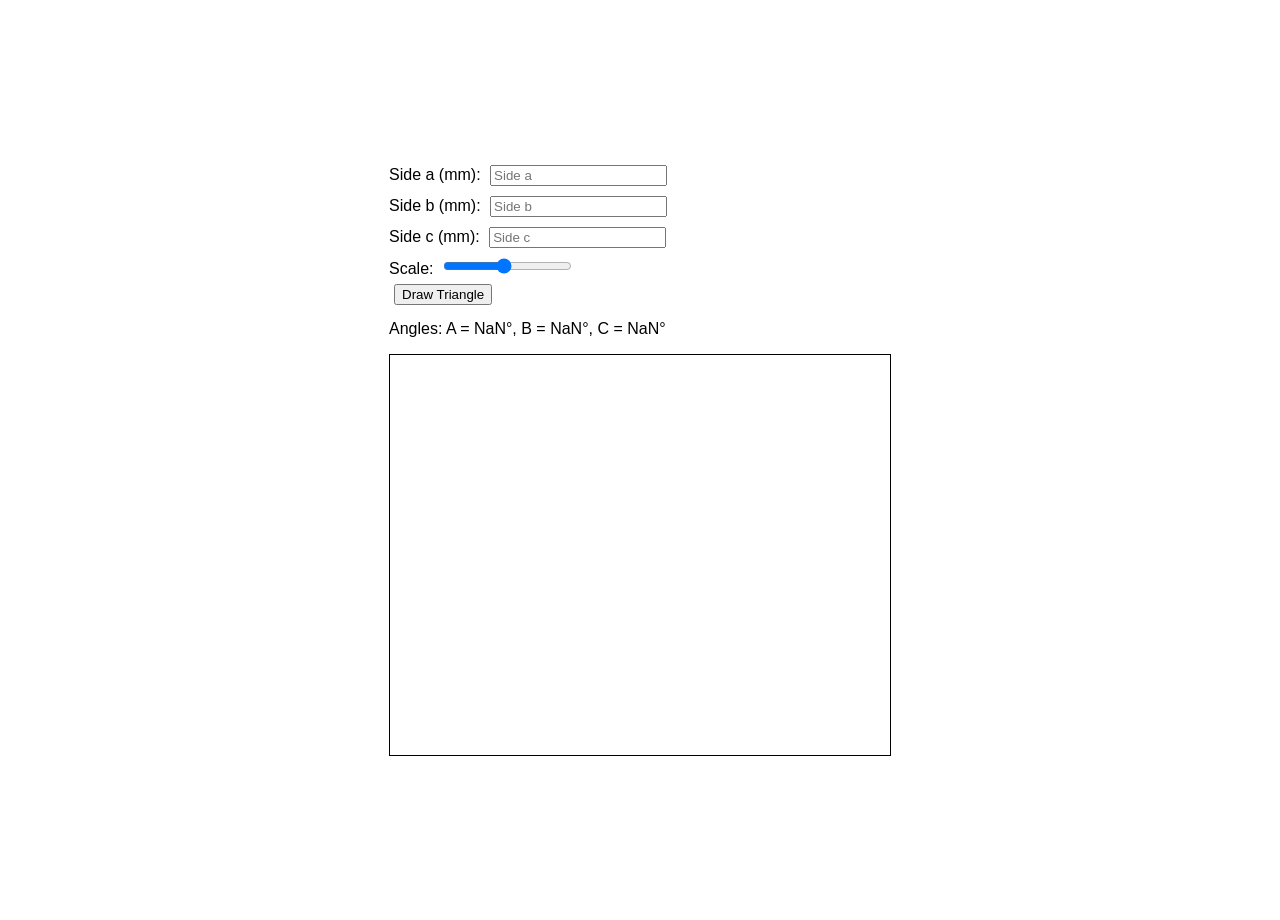
<file: index.html>
<!DOCTYPE html>
<html lang="en">
<head>
<meta charset="UTF-8">
<meta name="viewport" content="width=device-width, initial-scale=1.0">
<title>Triangle Drawer</title>
<style>
  body { font-family: Arial, sans-serif; display: flex; flex-direction: column; align-items: center; justify-content: center; height: 100vh; margin: 0; padding: 10px; }
  canvas { border: 1px solid black; max-width: 100%; height: auto; }
  input, button { margin: 5px; }
  #angles { margin-top: 10px; }
</style>
</head>
<body>
<div>
  <label for="sideA">Side a (mm):</label>
  <input type="number" id="sideA" placeholder="Side a">
  <br>
  <label for="sideB">Side b (mm):</label>
  <input type="number" id="sideB" placeholder="Side b">
  <br>
  <label for="sideC">Side c (mm):</label>
  <input type="number" id="sideC" placeholder="Side c">
  <br>
  <label for="scaleRange">Scale: </label>
  <input type="range" id="scaleRange" min="0.1" max="2" step="0.1" value="1" oninput="drawTriangle()">
  <br>
  <button onclick="drawTriangle()">Draw Triangle</button>
  <p id="angles"></p>
  <canvas id="canvas"></canvas>
</div>

<script>
  document.addEventListener("DOMContentLoaded", function() {
    resizeCanvas();
    drawTriangle();
  });
  window.addEventListener("resize", resizeCanvas);

  function resizeCanvas() {
    const canvas = document.getElementById('canvas');
    const width = window.innerWidth > 500 ? 500 : window.innerWidth - 20;
    canvas.width = width;
    canvas.height = width * 0.8; // Maintain aspect ratio
  }

  function drawTriangle() {
    const a = parseFloat(document.getElementById('sideA').value);
    const b = parseFloat(document.getElementById('sideB').value);
    const c = parseFloat(document.getElementById('sideC').value);
    const scale = parseFloat(document.getElementById('scaleRange').value);

    // Calculate angles using the law of cosines
    const angleA = Math.acos((b*b + c*c - a*a) / (2 * b * c)) * (180 / Math.PI);
    const angleB = Math.acos((a*a + c*c - b*b) / (2 * a * c)) * (180 / Math.PI);
    const angleC = Math.acos((a*a + b*b - c*c) / (2 * a * b)) * (180 / Math.PI);

    // Display angles
    document.getElementById('angles').innerHTML = `Angles: A = ${angleA.toFixed(2)}°, B = ${angleB.toFixed(2)}°, C = ${angleC.toFixed(2)}°`;

    // Get canvas and context
    const canvas = document.getElementById('canvas');
    const ctx = canvas.getContext('2d');
    ctx.clearRect(0, 0, canvas.width, canvas.height); // Clear canvas
    ctx.fillStyle = 'blue';
    ctx.strokeStyle = 'black';
    ctx.font = '16px Arial'; // Set text font size

    // Determine the maximum dimension to fit the triangle within the canvas
    const maxDimension = Math.max(a, b, c);
    const scaleFactor = (canvas.width * scale * 0.8) / maxDimension; // Adjusted scale factor

    // Calculate coordinates
    const startX = (canvas.width - a * scaleFactor) / 2;
    const startY = canvas.height * 0.9;
    const endX = startX + a * scaleFactor;
    const pointBX = startX + b * scaleFactor * Math.cos(angleC * Math.PI / 180);
    const pointBY = startY - b * scaleFactor * Math.sin(angleC * Math.PI / 180);

    // Draw the triangle
    ctx.beginPath();
    ctx.moveTo(startX, startY); // Start point for side a
    ctx.lineTo(endX, startY); // Draw side a horizontally
    ctx.lineTo(pointBX, pointBY); // Draw side b
    ctx.closePath();
    ctx.stroke();

    // Add angle labels
    ctx.fillText(`${angleA.toFixed(1)}°`, pointBX + 10, pointBY + 20);
    ctx.fillText(`${angleB.toFixed(1)}°`, endX - 30, startY - 10);
    ctx.fillText(`${angleC.toFixed(1)}°`, startX - 30, startY - 10);

    // Add side labels and dimensions
    ctx.fillText(`a: ${a.toFixed(1)}mm`, (startX + endX) / 2, startY + 20); // Label for side a
    ctx.fillText(`b: ${b.toFixed(1)}mm`, (startX + pointBX) / 2, (startY + pointBY) / 2 - 10); // Label for side b
    ctx.fillText(`c: ${c.toFixed(1)}mm`, (endX + pointBX) / 2, (startY + pointBY) / 2 - 10); // Label for side c
  }
</script>
</body>
</html>
</file>
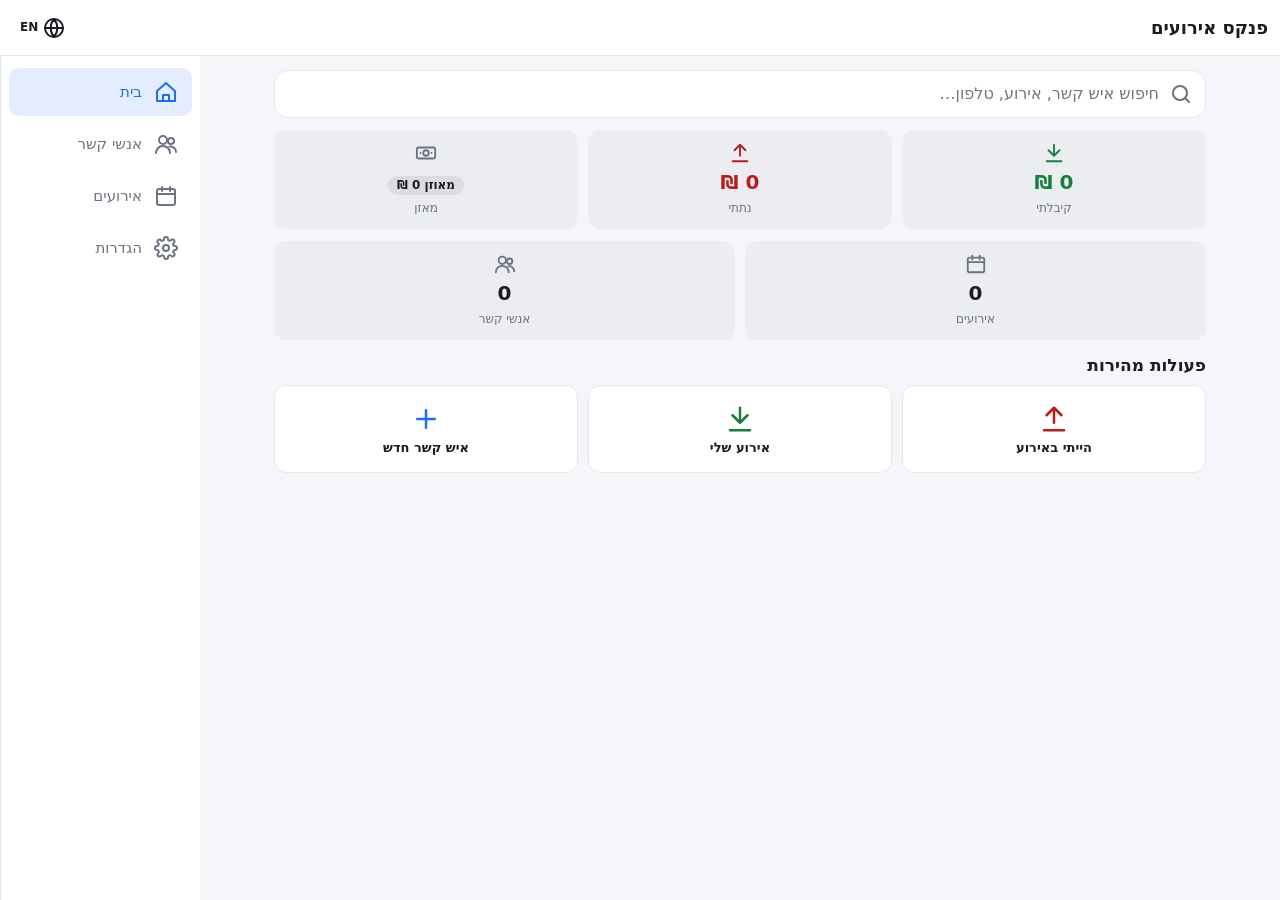
<file: EventsCalc/index.html>
<!DOCTYPE html>
<html lang="he" dir="rtl">
<head>
<meta charset="UTF-8">
<meta name="viewport" content="width=device-width, initial-scale=1, viewport-fit=cover">
<meta name="theme-color" content="#1f6feb">
<title>פנקס אירועים</title>
<link rel="stylesheet" href="css/style.css">
</head>
<body>
<svg xmlns="http://www.w3.org/2000/svg" style="display:none">
  <symbol id="i-search" viewBox="0 0 24 24"><circle cx="11" cy="11" r="7"/><path d="m20 20-3.5-3.5"/></symbol>
  <symbol id="i-contacts" viewBox="0 0 24 24"><circle cx="9" cy="8" r="4"/><path d="M2 21a7 7 0 0 1 14 0"/><circle cx="17" cy="9" r="3"/><path d="M15.5 14.5A5.5 5.5 0 0 1 22 20"/></symbol>
  <symbol id="i-events" viewBox="0 0 24 24"><rect x="3" y="5" width="18" height="16" rx="2"/><path d="M3 10h18M8 3v4M16 3v4"/></symbol>
  <symbol id="i-settings" viewBox="0 0 24 24"><circle cx="12" cy="12" r="3"/><path d="M19.4 15a1.7 1.7 0 0 0 .3 1.8l.1.1a2 2 0 1 1-2.8 2.8l-.1-.1a1.7 1.7 0 0 0-1.8-.3 1.7 1.7 0 0 0-1 1.5V21a2 2 0 1 1-4 0v-.1a1.7 1.7 0 0 0-1.1-1.5 1.7 1.7 0 0 0-1.8.3l-.1.1a2 2 0 1 1-2.8-2.8l.1-.1a1.7 1.7 0 0 0 .3-1.8 1.7 1.7 0 0 0-1.5-1H3a2 2 0 1 1 0-4h.1a1.7 1.7 0 0 0 1.5-1.1 1.7 1.7 0 0 0-.3-1.8l-.1-.1a2 2 0 1 1 2.8-2.8l.1.1a1.7 1.7 0 0 0 1.8.3H9a1.7 1.7 0 0 0 1-1.5V3a2 2 0 1 1 4 0v.1a1.7 1.7 0 0 0 1 1.5 1.7 1.7 0 0 0 1.8-.3l.1-.1a2 2 0 1 1 2.8 2.8l-.1.1a1.7 1.7 0 0 0-.3 1.8V9a1.7 1.7 0 0 0 1.5 1H21a2 2 0 1 1 0 4h-.1a1.7 1.7 0 0 0-1.5 1z"/></symbol>
  <symbol id="i-plus" viewBox="0 0 24 24"><path d="M12 5v14M5 12h14"/></symbol>
  <symbol id="i-back" viewBox="0 0 24 24"><path d="m15 18-6-6 6-6"/></symbol>
  <symbol id="i-edit" viewBox="0 0 24 24"><path d="M12 20h9M16.5 3.5a2.1 2.1 0 0 1 3 3L7 19l-4 1 1-4z"/></symbol>
  <symbol id="i-trash" viewBox="0 0 24 24"><path d="M3 6h18M8 6V4h8v2M6 6l1 14h10l1-14M10 11v6M14 11v6"/></symbol>
  <symbol id="i-gift" viewBox="0 0 24 24"><rect x="3" y="8" width="18" height="4"/><path d="M12 8v13M5 12v9h14v-9M12 8a3 3 0 1 0-3-3c0 2 3 3 3 3zM12 8a3 3 0 1 1 3-3c0 2-3 3-3 3z"/></symbol>
  <symbol id="i-in" viewBox="0 0 24 24"><path d="M12 3v12M6 9l6 6 6-6M4 21h16"/></symbol>
  <symbol id="i-out" viewBox="0 0 24 24"><path d="M12 15V3M6 9l6-6 6 6M4 21h16"/></symbol>
  <symbol id="i-pin" viewBox="0 0 24 24"><path d="M12 22s7-7 7-12a7 7 0 1 0-14 0c0 5 7 12 7 12z"/><circle cx="12" cy="10" r="2.5"/></symbol>
  <symbol id="i-clock" viewBox="0 0 24 24"><circle cx="12" cy="12" r="9"/><path d="M12 7v5l3 2"/></symbol>
  <symbol id="i-users" viewBox="0 0 24 24"><circle cx="12" cy="7" r="4"/><path d="M4 21a8 8 0 0 1 16 0"/></symbol>
  <symbol id="i-table" viewBox="0 0 24 24"><circle cx="12" cy="12" r="5"/><circle cx="12" cy="3.5" r="1.5"/><circle cx="12" cy="20.5" r="1.5"/><circle cx="3.5" cy="12" r="1.5"/><circle cx="20.5" cy="12" r="1.5"/><circle cx="6" cy="6" r="1.5"/><circle cx="18" cy="6" r="1.5"/><circle cx="6" cy="18" r="1.5"/><circle cx="18" cy="18" r="1.5"/></symbol>
  <symbol id="i-send" viewBox="0 0 24 24"><path d="m22 2-7 20-4-9-9-4z"/><path d="M22 2 11 13"/></symbol>
  <symbol id="i-check" viewBox="0 0 24 24"><path d="m5 12 5 5L20 7"/></symbol>
  <symbol id="i-x" viewBox="0 0 24 24"><path d="M6 6l12 12M18 6 6 18"/></symbol>
  <symbol id="i-question" viewBox="0 0 24 24"><circle cx="12" cy="12" r="9"/><path d="M9.5 9.5a2.5 2.5 0 1 1 3.5 2.3c-.7.4-1 1-1 1.7M12 17h.01"/></symbol>
  <symbol id="i-phone" viewBox="0 0 24 24"><path d="M5 3h4l2 5-2.5 1.5a11 11 0 0 0 6 6L16 13l5 2v4a2 2 0 0 1-2 2A16 16 0 0 1 3 5a2 2 0 0 1 2-2z"/></symbol>
  <symbol id="i-whatsapp" viewBox="0 0 24 24"><path d="M3 21l1.6-4.6A9 9 0 1 1 8 19.6z"/><path d="M9 9.5c.3 2.5 2.7 5 5.5 5.5l1-1.5-2-1-1 .8a5 5 0 0 1-2-2l.8-1-1-2z"/></symbol>
  <symbol id="i-import" viewBox="0 0 24 24"><path d="M12 3v12M7 10l5 5 5-5M4 17v3h16v-3"/></symbol>
  <symbol id="i-export" viewBox="0 0 24 24"><path d="M12 15V3M7 8l5-5 5 5M4 17v3h16v-3"/></symbol>
  <symbol id="i-lang" viewBox="0 0 24 24"><circle cx="12" cy="12" r="9"/><path d="M3 12h18M12 3a14 14 0 0 1 0 18M12 3a14 14 0 0 0 0 18"/></symbol>
  <symbol id="i-tag" viewBox="0 0 24 24"><path d="M3 3h8l10 10-8 8L3 11z"/><circle cx="8" cy="8" r="1.5"/></symbol>
  <symbol id="i-round" viewBox="0 0 24 24"><circle cx="12" cy="12" r="8"/></symbol>
  <symbol id="i-square" viewBox="0 0 24 24"><rect x="4" y="4" width="16" height="16" rx="2"/></symbol>
  <symbol id="i-rect" viewBox="0 0 24 24"><rect x="2" y="7" width="20" height="10" rx="2"/></symbol>
  <symbol id="i-stage" viewBox="0 0 24 24"><rect x="3" y="4" width="18" height="6" rx="1"/><path d="M6 10v10M18 10v10M3 20h18"/></symbol>
  <symbol id="i-home" viewBox="0 0 24 24"><path d="M3 11 12 3l9 8v10H3z"/><path d="M9 21v-6h6v6"/></symbol>
  <symbol id="i-chevron" viewBox="0 0 24 24"><path d="m9 6 6 6-6 6"/></symbol>
  <symbol id="i-money" viewBox="0 0 24 24"><rect x="2" y="6" width="20" height="12" rx="2"/><circle cx="12" cy="12" r="3"/><path d="M6 12h.01M18 12h.01"/></symbol>
  <symbol id="i-share" viewBox="0 0 24 24"><circle cx="18" cy="5" r="3"/><circle cx="6" cy="12" r="3"/><circle cx="18" cy="19" r="3"/><path d="m8.6 13.5 6.8 4M15.4 6.5l-6.8 4"/></symbol>
  <symbol id="i-copy" viewBox="0 0 24 24"><rect x="9" y="9" width="12" height="12" rx="2"/><path d="M5 15V5a2 2 0 0 1 2-2h10"/></symbol>
  <symbol id="i-seat" viewBox="0 0 24 24"><path d="M6 11V6a3 3 0 0 1 3-3h6a3 3 0 0 1 3 3v5"/><rect x="4" y="11" width="16" height="6" rx="2"/><path d="M6 17v4M18 17v4"/></symbol>
  <symbol id="i-zoomin" viewBox="0 0 24 24"><circle cx="11" cy="11" r="7"/><path d="m20 20-3.5-3.5M11 8v6M8 11h6"/></symbol>
  <symbol id="i-zoomout" viewBox="0 0 24 24"><circle cx="11" cy="11" r="7"/><path d="m20 20-3.5-3.5M8 11h6"/></symbol>
  <symbol id="i-cash" viewBox="0 0 24 24"><rect x="2" y="7" width="20" height="10" rx="1"/><circle cx="12" cy="12" r="2.5"/></symbol>
  <symbol id="i-cheque" viewBox="0 0 24 24"><rect x="2" y="5" width="20" height="14" rx="2"/><path d="M6 10h8M6 14h5M15 14h3"/></symbol>
  <symbol id="i-transfer" viewBox="0 0 24 24"><path d="M4 8h14l-3-3M20 16H6l3 3"/></symbol>
  <symbol id="i-filter" viewBox="0 0 24 24"><path d="M3 5h18l-7 8v6l-4 2v-8z"/></symbol>
  <symbol id="i-star" viewBox="0 0 24 24"><path d="m12 3 2.8 5.7 6.2.9-4.5 4.4 1.1 6.2L12 17.3 6.4 20.2l1.1-6.2L3 9.6l6.2-.9z"/></symbol>
</svg>

<div id="app">
  <header id="topbar">
    <button class="icon-btn" id="btn-back" hidden aria-label="back"><svg><use href="#i-back"/></svg></button>
    <h1 id="title">פנקס אירועים</h1>
    <button class="icon-btn" id="btn-account" aria-label="account" hidden></button>
    <button class="icon-btn" id="btn-lang" aria-label="language"><svg><use href="#i-lang"/></svg><span id="lang-label">EN</span></button>
  </header>

  <main id="view"></main>

  <nav id="tabbar">
    <button data-view="home"><svg><use href="#i-home"/></svg><span data-i18n="nav.home"></span></button>
    <button data-view="contacts"><svg><use href="#i-contacts"/></svg><span data-i18n="nav.contacts"></span></button>
    <button data-view="events"><svg><use href="#i-events"/></svg><span data-i18n="nav.events"></span></button>
    <button data-view="settings"><svg><use href="#i-settings"/></svg><span data-i18n="nav.settings"></span></button>
  </nav>
</div>

<div id="modal-root"></div>
<div id="toast"></div>

<script src="https://accounts.google.com/gsi/client" async defer></script>
<script src="js/config.js"></script>
<script src="js/i18n.js"></script>
<script src="js/store.js"></script>
<script src="js/ui.js"></script>
<script src="js/auth.js"></script>
<script src="js/sync.js"></script>
<script src="js/vcard.js"></script>
<script src="js/layout.js"></script>
<script src="js/views.js"></script>
<script src="js/events.js"></script>
<script src="js/app.js"></script>
</body>
</html>
</file>
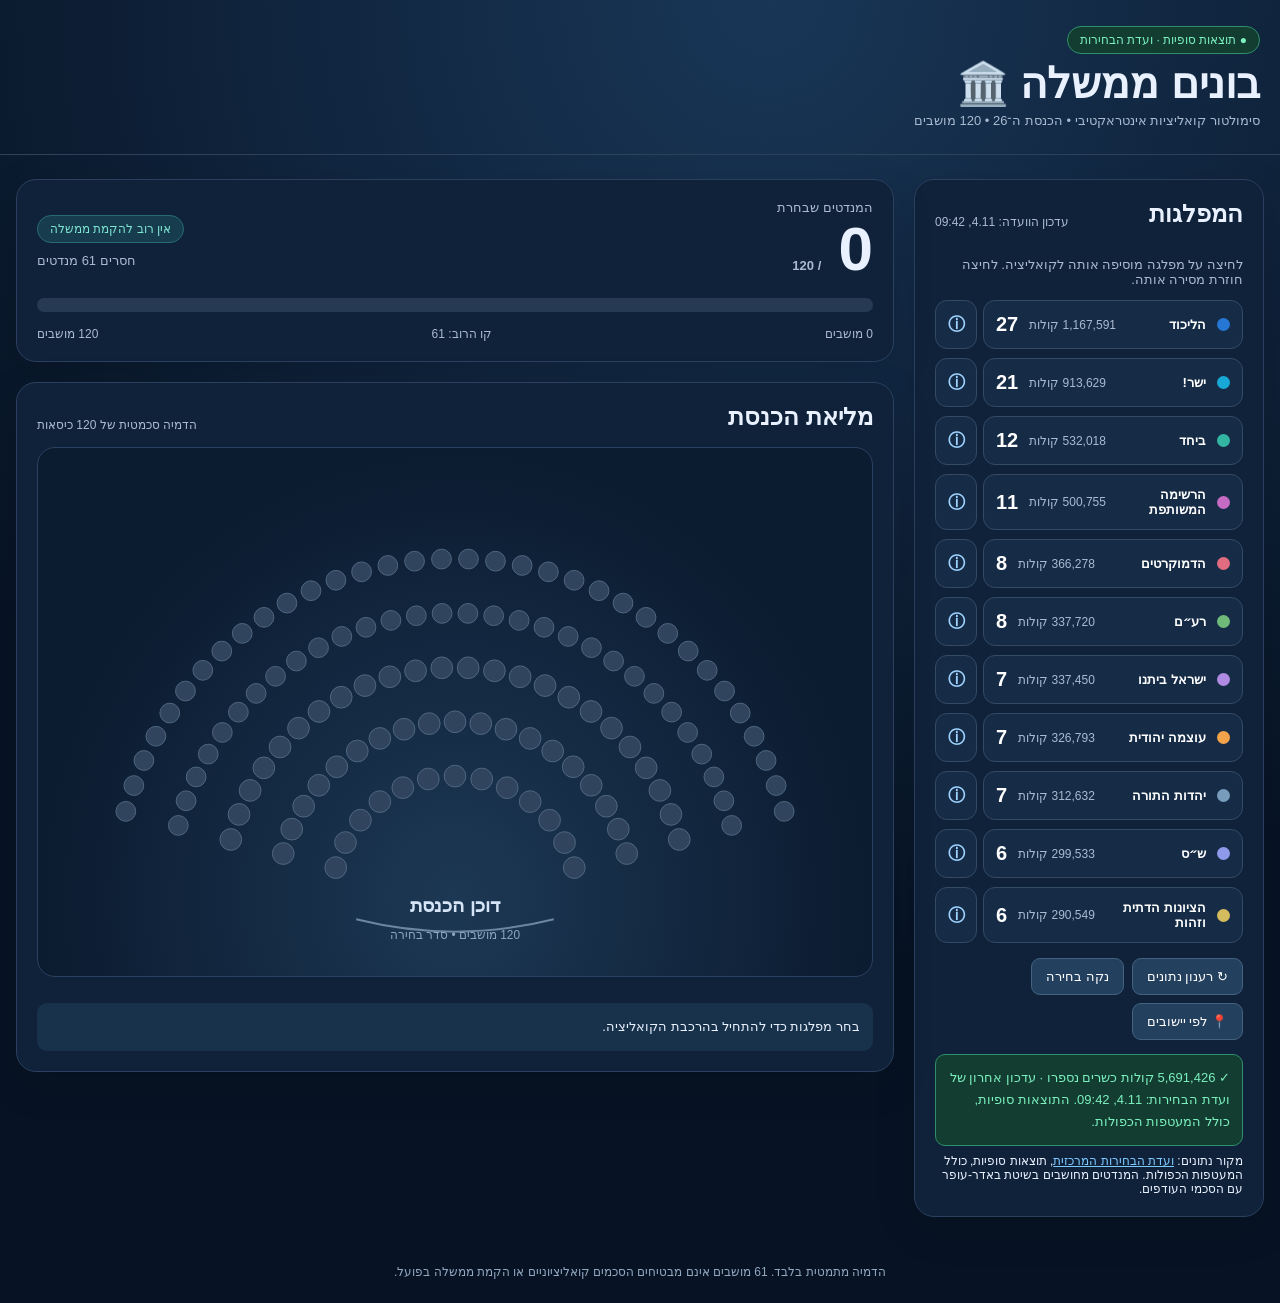
<file: knesset/index.html>
<!doctype html><html lang="he" dir="rtl"><head><meta charset="utf-8"><meta name="viewport" content="width=device-width,initial-scale=1"><title>כנסת 2026 | סימולטור קואליציות</title><style>
:root{font-family:Arial,sans-serif;color:#e9f1ff;background:#071324}*{box-sizing:border-box}body{margin:0;background:radial-gradient(circle at 60% 0%,#193657,#071324 65%)}header{padding:26px max(20px,calc((100vw - 1300px)/2));border-bottom:1px solid #30415c}h1{font-size:clamp(26px,4vw,42px);margin:5px 0}h2{margin:0 0 16px}.muted{color:#aabbd1;font-size:13px}.pill{display:inline-block;background:#163c4d;color:#7ee5d2;border:1px solid #286b72;border-radius:30px;padding:6px 12px;font-size:12px}main{max-width:1300px;margin:24px auto;padding:0 16px;display:grid;grid-template-columns:350px 1fr;gap:20px}.card{background:#10223a;border:1px solid #2a405e;border-radius:20px;padding:20px;box-shadow:0 12px 40px #0002}.parties{display:grid;gap:9px;max-height:650px;overflow:auto}.party{display:flex;align-items:center;gap:11px;text-align:right;width:100%;background:#152b46;border:1px solid #334a65;color:white;border-radius:12px;padding:12px;cursor:pointer}.party:hover{background:#213d5d}.party.selected{border-color:#64d6c0;background:#204448}.dot{height:13px;width:13px;border-radius:50%;flex-shrink:0}.pname{flex:1;font-weight:bold}.seatsnum{font-size:20px;font-weight:bold}.small{font-size:12px;color:#aabbd1}.row{display:flex;justify-content:space-between;align-items:center;gap:12px;flex-wrap:wrap}.stat{font-size:clamp(32px,6vw,62px);font-weight:800;line-height:1.1}.green{color:#5ae1a4}.red{color:#ff8c9c}.progress{height:14px;background:#263a54;border-radius:20px;overflow:hidden;position:relative;margin:15px 0}.fill{height:100%;width:0;background:linear-gradient(90deg,#2b9cc7,#59ddb2);transition:width .35s}.threshold{position:absolute;right:50.8333%;height:100%;width:3px;background:#fff}.stage{background:radial-gradient(ellipse at 50% 85%,#1d3854,#0b1b30 70%);border:1px solid #29415e;border-radius:18px;min-height:400px;display:flex;align-items:center;justify-content:center;padding:12px;position:relative}svg{width:100%;max-width:850px;height:auto}.seat{stroke:#506781;stroke-width:1;cursor:pointer;transition:fill .25s}.seat:hover{stroke:white;stroke-width:2}.controls{display:flex;gap:8px;flex-wrap:wrap;margin-top:15px}button.action{background:#24405f;color:#fff;border:1px solid #43627f;border-radius:9px;padding:10px 14px;cursor:pointer}button.action:hover{background:#315779}.legend{display:flex;gap:12px;flex-wrap:wrap;margin-top:12px;font-size:12px}.legend span{display:flex;align-items:center;gap:5px}.notice{padding:12px;border-radius:10px;background:#18324c;font-size:13px;line-height:1.7;margin-top:14px}.source{margin-top:8px;font-size:12px;overflow-wrap:anywhere}.source a{color:#7cc8ff}.error{color:#ff9a9a}footer{text-align:center;padding:24px;color:#93a7c0;font-size:12px}@media(max-width:850px){main{grid-template-columns:1fr}.stage{min-height:270px}.parties{max-height:450px}}

/* Compact phone layout: entire simulator fits inside the visible viewport. */
@media (max-width:700px){
 html,body{height:100%;height:100dvh;overflow:hidden}
 body{display:flex;flex-direction:column;font-size:12px}
 header{flex:0 0 auto;padding:7px 12px 5px;display:flex;align-items:center;gap:9px;flex-wrap:wrap}
 header h1{font-size:19px;margin:0;line-height:1.1}
 header>.muted{display:none}
 .pill{padding:4px 7px;font-size:10px}
 main{width:100%;min-height:0;flex:1;display:flex;flex-direction:column;gap:6px;margin:0;padding:5px 7px 4px;overflow:hidden}
 main>section:first-child{order:2;min-height:0;flex:1;display:flex;flex-direction:column}
 main>section:nth-child(2){order:1;flex:0 0 auto;display:flex;flex-direction:column;gap:6px}
 .card{padding:8px 10px;border-radius:12px;box-shadow:none}
 main>section:first-child>.card{min-height:0;flex:1;display:flex;flex-direction:column;overflow:hidden}
 h2{font-size:14px;margin:0}
 .row{gap:4px;flex-wrap:nowrap}
 .muted,.small{font-size:10px}
 .stat{font-size:26px}
 .progress{height:8px;margin:5px 0}
 .stage{height:clamp(130px,25dvh,220px);min-height:0;padding:0;border-radius:9px;overflow:hidden}
 .stage svg{height:100%;width:100%;max-width:none;object-fit:contain}
 main>section:nth-child(2)>.card:nth-child(2){margin-top:0!important}
 main>section:nth-child(2)>.card:nth-child(2)>.row:first-child .small{display:none}
 .legend{margin-top:3px;gap:5px;max-height:24px;overflow:auto;white-space:nowrap;flex-wrap:nowrap;font-size:10px}
 .legend .dot{width:8px;height:8px}
 #coalitionText{display:none}
 .parties{min-height:0;flex:1;max-height:none;overflow-y:auto;display:grid;grid-template-columns:repeat(2,minmax(0,1fr));align-content:start;gap:5px;margin-top:6px}
 .party{min-width:0;padding:7px 6px;border-radius:8px;gap:5px;min-height:37px}
 .party .dot{width:9px;height:9px}
 .party .pname{font-size:11px;line-height:1.15;overflow-wrap:anywhere}
 .party .small{display:none}
 .seatsnum{font-size:15px}
 main>section:first-child>.card>.muted{display:none}
 .controls{margin-top:6px;gap:6px}
 button.action{padding:6px 10px;font-size:11px;flex:1}
 .notice{margin-top:5px;padding:5px 7px;font-size:10px;line-height:1.25;max-height:31px;overflow:auto}
 .source{display:none}
 footer{flex:0 0 auto;padding:3px 7px;font-size:9px;line-height:1.2}
}
@media(max-width:700px) and (max-height:680px){
 header{padding:4px 8px}header h1{font-size:16px}
 .card{padding:5px 8px}.stage{height:clamp(110px,22dvh,160px)}
 .party{padding:5px;min-height:31px}.parties{gap:3px}
 footer{display:none}
}
/* Status colors */
.notice{border:1px solid transparent;transition:background .3s,color .3s}
.pill.st-loading,.notice.st-loading{background:#3a3214;border-color:#8a7425;color:#f5d36b}
.pill.st-ok,.notice.st-ok{background:#123d30;border-color:#2f8f6a;color:#7cf0bf}
.pill.st-same,.notice.st-same{background:#13324a;border-color:#2f6f99;color:#8fd0ff}
.pill.st-error,.notice.st-error{background:#45161f;border-color:#a3414f;color:#ffb0ba}
.pill.gov-yes{background:#195a49;border-color:#3fbf8f;color:#8ff5c9}
.pill.gov-close{background:#4a3a12;border-color:#c9952e;color:#ffd47a}
.pill.gov-no{background:#3f1c26;border-color:#93485a;color:#ffb3c1}
.fill.close{background:linear-gradient(90deg,#c9952e,#ffd47a)}
.fill.yes{background:linear-gradient(90deg,#2fae7c,#7cf0bf)}
/* Party rows with an info button */
.prow{display:flex;gap:6px;align-items:stretch;min-width:0}
.prow .party{flex:1;min-width:0}
.info{flex:0 0 auto;width:42px;border-radius:12px;background:#152b46;border:1px solid #334a65;color:#9fd3ff;font-size:17px;font-weight:bold;cursor:pointer}
.info:hover,.info:focus-visible{background:#213d5d;color:#fff}
/* Party info dialog */
dialog#partyDlg,dialog#cityDlg{width:min(560px,calc(100vw - 32px));max-height:calc(100dvh - 32px);overflow-y:auto;overflow-x:hidden;background:#10223a;color:#e9f1ff;border:1px solid #2a405e;border-radius:20px;padding:0;box-shadow:0 20px 60px #000a}
dialog#partyDlg::backdrop,dialog#cityDlg::backdrop{background:#020812cc}
.dlg-head{display:flex;align-items:center;gap:12px;padding:18px 20px;border-bottom:4px solid var(--pc,#64d6c0)}
.dlg-head .dot{width:18px;height:18px}
.dlg-head h3{margin:0;font-size:24px;flex:1}
.dlg-close{background:none;border:0;color:#aabbd1;font-size:26px;line-height:1;cursor:pointer;padding:4px 8px}
.dlg-close:hover{color:#fff}
.dlg-body{padding:16px 20px 20px}
.dlg-body p{margin:8px 0;line-height:1.6}
.dlg-body h4{margin:18px 0 8px;font-size:14px;color:#aabbd1}
.kpis{display:grid;grid-template-columns:repeat(4,1fr);gap:8px;margin-top:12px}
.kpi{background:#152b46;border-radius:12px;padding:10px 6px;text-align:center}
.kpi b{display:block;font-size:22px}
.kpi span{font-size:11px;color:#aabbd1}
.combo{display:flex;flex-wrap:wrap;gap:6px;align-items:center;background:#152b46;border-radius:10px;padding:8px 10px;margin-bottom:6px;font-size:13px}
.combo .chip{display:flex;align-items:center;gap:4px}
.combo .chip .dot{width:9px;height:9px}
.combo .tot{margin-inline-start:auto;font-weight:bold;color:#7cf0bf}
.combo button{background:#24405f;color:#fff;border:1px solid #43627f;border-radius:7px;padding:4px 9px;cursor:pointer;font-size:12px}
.combo button:hover{background:#315779}
.dlg-actions{display:flex;gap:8px;margin-top:16px;flex-wrap:wrap}
.dlg-actions .action{flex:1}
.dlg-note{font-size:11px;color:#8ea5c2;margin-top:12px}
@media(max-width:700px){
 .prow{gap:3px}
 .info{width:28px;border-radius:8px;font-size:13px}
 .kpis{grid-template-columns:repeat(2,1fr)}
 .dlg-head{padding:12px 14px}.dlg-head h3{font-size:19px}
 .dlg-body{padding:10px 14px 14px;font-size:13px}
}
/* Results by settlement */
dialog#cityDlg{width:min(920px,calc(100vw - 32px))}
.ctools{display:flex;gap:8px;flex-wrap:wrap;margin-bottom:6px}
.ctools input,.ctools select{background:#152b46;color:#e9f1ff;border:1px solid #334a65;border-radius:9px;padding:9px 10px;font:inherit;font-size:14px}
.ctools input{flex:1;min-width:170px}
.ccount{font-size:12px;color:#aabbd1;margin:6px 0 10px}
.city{background:#152b46;border:1px solid #2a405e;border-radius:12px;margin-bottom:6px}
.city>button{all:unset;box-sizing:border-box;display:grid;grid-template-columns:minmax(90px,170px) 1fr auto;gap:12px;align-items:center;width:100%;padding:10px 12px;cursor:pointer;border-radius:12px}
.city>button:hover{background:#1b3554}
.city>button:focus-visible{outline:2px solid #64d6c0}
.cname{font-weight:bold;overflow-wrap:anywhere}
.cbar{display:flex;height:12px;border-radius:6px;overflow:hidden;background:#263a54}
.cbar i{display:block;height:100%}
.cmeta{font-size:11px;color:#aabbd1;white-space:nowrap}
.cdetail{padding:2px 12px 12px;display:grid;gap:5px}
.crow{display:grid;grid-template-columns:150px 1fr 120px;gap:8px;align-items:center;font-size:12px}
.crow .track{height:8px;background:#263a54;border-radius:4px;overflow:hidden}
.crow .track i{display:block;height:100%}
.crow span:last-child{color:#aabbd1;text-align:left;direction:ltr}
@media(max-width:700px){
 .city>button{grid-template-columns:1fr;gap:4px;padding:9px 10px}
 .cname{white-space:normal;overflow:visible;font-size:15px}
 .cmeta{grid-row:2;white-space:normal}
 .cbar{grid-row:3;grid-column:1;margin-top:2px}
 .crow{grid-template-columns:96px 1fr 92px;font-size:11px}
 .ctools input,.ctools select{font-size:13px;padding:7px 8px}
}
</style></head><body><header><div class="pill st-loading" id="liveBadge">● תוצאות סופיות</div><h1>בונים ממשלה 🏛️</h1><div class="muted">סימולטור קואליציות אינטראקטיבי • הכנסת ה־26 • 120 מושבים</div></header><main><section class="card"><div class="row"><h2>המפלגות</h2><span class="small" id="updateTime">טוען…</span></div><p class="muted">לחיצה על מפלגה מוסיפה אותה לקואליציה. לחיצה חוזרת מסירה אותה.</p><div class="parties" id="parties"></div><div class="controls"><button class="action" id="refresh">↻ רענון נתונים</button><button class="action" id="clear">נקה בחירה</button><button class="action" id="citiesBtn">📍 לפי יישובים</button></div><div class="notice st-loading" id="status">טוען נתונים…</div><div class="source">מקור נתונים: <a href="https://votes26.bechirot.gov.il/" target="_blank" rel="noopener">ועדת הבחירות המרכזית</a>, תוצאות סופיות, כולל המעטפות הכפולות. המנדטים מחושבים בשיטת באדר-עופר עם הסכמי העודפים.</div></section><section><div class="card"><div class="row"><div><div class="muted">המנדטים שבחרת</div><div class="stat" id="count">0 <span class="muted">/ 120</span></div></div><div style="text-align:left"><div class="pill" id="government">אין רוב להקמת ממשלה</div><div class="muted" id="needed" style="margin-top:10px">חסרים 61 מנדטים</div></div></div><div class="progress"><div class="fill" id="fill"></div><div class="threshold" title="סף 61"></div></div><div class="row small"><span>0 מושבים</span><span>קו הרוב: 61</span><span>120 מושבים</span></div></div><div class="card" style="margin-top:20px"><div class="row"><h2>מליאת הכנסת</h2><span class="small">הדמיה סכמטית של 120 כיסאות</span></div><div class="stage"><svg viewBox="0 0 820 510" role="img" aria-label="הדמיית מושבי הכנסת" id="hemicycle"><g id="seats"></g><path d="M310 465 Q410 490 510 465" fill="none" stroke="#6b86a3" stroke-width="2"/><text x="410" y="458" text-anchor="middle" fill="#d5e4f7" font-size="19" font-weight="bold">דוכן הכנסת</text><text x="410" y="485" text-anchor="middle" fill="#8ea5c2" font-size="12">120 מושבים • סדר בחירה</text></svg></div><div class="legend" id="legend"></div><div class="notice" id="coalitionText">בחר מפלגות כדי להתחיל בהרכבת הקואליציה.</div></div></section></main><footer>הדמיה מתמטית בלבד. 61 מושבים אינם מבטיחים הסכמים קואליציוניים או הקמת ממשלה בפועל.</footer><dialog id="partyDlg" aria-labelledby="dlgTitle"></dialog><dialog id="cityDlg" aria-labelledby="cityTitle"></dialog><script>
'use strict';
// Results come from data/results.json and data/cities.json. A GitHub Action
// (.github/workflows/knesset-results.yml) rebuilds them every 5 minutes from the
// Central Elections Committee's published CSV.
const COLORS={'מחל':'#2676d4','דרך':'#18a8d6','ודם':'#c66bc4','רק':'#32b6a1','אמת':'#e16b80','ל':'#b18ae4','ג':'#789cbb','ב':'#f3a34a','שס':'#8e9ae9','עם':'#6fba78','ט':'#d4bc5e','די':'#a3b4c6','ך':'#c9a27a'};
const colorOf=l=>COLORS[l]||(l==='אחר'?'#55687f':'#7f93ab');
// Fallback if the data file can't be loaded: CEC count of 28.10.2026 14:32.
const INITIAL=[['מחל','הליכוד',26,1006726],['דרך','ישר!',21,786109],['ודם','הרשימה המשותפת',12,446240],['רק','ביחד',12,436588],['אמת','הדמוקרטים',8,316161],['ל','ישראל ביתנו',7,289291],['עם','רע״ם',7,283615],['ג','יהדות התורה',7,276498],['ב','עוצמה יהודית',7,269385],['שס','ש״ס',7,257898],['ט','הציונות הדתית וזהות',6,231703]];
let parties=INITIAL.map(([letter,name,seats,votes])=>({letter,name,seats,votes,color:colorOf(letter)}));let selected=[];let lastSignature='';
const $=id=>document.getElementById(id);const fmt=n=>Number(n).toLocaleString('he-IL');
function render(){const sum=selected.reduce((n,name)=>n+(parties.find(p=>p.name===name)?.seats||0),0);$('count').innerHTML=fmt(sum)+' <span class="muted">/ 120</span>';const lvl=sum>=61?'yes':sum>=55?'close':sum>0?'no':'';$('fill').style.width=Math.min(100,sum/120*100)+'%';$('fill').className='fill'+(lvl==='yes'||lvl==='close'?' '+lvl:'');$('count').className='stat'+(lvl==='yes'?' green':'');$('government').className='pill'+(lvl?' gov-'+lvl:'');$('government').textContent=lvl==='yes'?'✓ יש רוב של 61 ומעלה':lvl==='close'?'⚡ קרוב לרוב':'אין רוב להקמת ממשלה';$('needed').textContent=sum>=61?`עודף של ${sum-61} מנדטים מעל סף הרוב`:`חסרים ${61-sum} מנדטים`;const box=$('parties');box.replaceChildren();parties.forEach(p=>{let b=document.createElement('button');b.className='party'+(selected.includes(p.name)?' selected':'');b.setAttribute('aria-pressed',String(selected.includes(p.name)));let d=document.createElement('span');d.className='dot';d.style.background=p.color;let name=document.createElement('span');name.className='pname';name.textContent=p.name;let votes=document.createElement('span');votes.className='small';votes.textContent=p.votes?fmt(p.votes)+' קולות':'';let number=document.createElement('span');number.className='seatsnum';number.textContent=p.seats;b.append(d,name,votes,number);b.onclick=()=>toggleParty(p.name);let info=document.createElement('button');info.className='info';info.type='button';info.textContent='ⓘ';info.title='מידע על '+p.name;info.setAttribute('aria-label','מידע על '+p.name);info.onclick=()=>openParty(p.name);let wrap=document.createElement('div');wrap.className='prow';wrap.append(b,info);box.append(wrap)});renderSeats();const legend=$('legend');legend.replaceChildren();selected.forEach(name=>{const p=parties.find(x=>x.name===name);if(!p)return;let item=document.createElement('span'),dot=document.createElement('i');dot.className='dot';dot.style.background=p.color;item.append(dot,document.createTextNode(`${p.name} · ${p.seats}`));legend.append(item)});$('coalitionText').textContent=selected.length?`הרכב הקואליציה: ${selected.map(name=>{let p=parties.find(x=>x.name===name);return p?`${name} (${p.seats})`:name}).join(' + ')}. ${sum>=61?'ההרכב מגיע לרוב מספרי.':'ההרכב עדיין אינו מגיע ל־61.'}`:'בחר מפלגות כדי להתחיל בהרכבת הקואליציה.'}
function renderSeats(){const g=$('seats');g.replaceChildren();let owners=[];selected.forEach(name=>{const p=parties.find(x=>x.name===name);if(p)for(let i=0;i<p.seats;i++)owners.push(p)});let index=0;const rows=[{n:34,r:345},{n:30,r:290},{n:24,r:235},{n:19,r:180},{n:13,r:125}];rows.forEach(row=>{for(let j=0;j<row.n;j++){const angle=(195+j*150/(row.n-1))*Math.PI/180;const x=410+row.r*Math.cos(angle),y=445+row.r*Math.sin(angle);const p=owners[index];const c=document.createElementNS('http://www.w3.org/2000/svg','circle');c.setAttribute('cx',x.toFixed(2));c.setAttribute('cy',y.toFixed(2));c.setAttribute('r',row.n>25?'10':'11');c.setAttribute('class','seat');c.setAttribute('fill',p?p.color:'#31445d');const t=document.createElementNS('http://www.w3.org/2000/svg','title');t.textContent=`מושב ${index+1}: ${p?p.name:'פנוי / אופוזיציה'}`;c.append(t);if(p){const owner=p.name;c.onclick=()=>openParty(owner)}g.append(c);index++}})}
async function refresh(){const btn=$('refresh');btn.disabled=true;setStatus('loading','בודק נתונים חדשים…');try{const response=await fetch('data/results.json?t='+Date.now(),{cache:'no-store',signal:AbortSignal.timeout(10000)});if(!response.ok)throw Error('HTTP '+response.status);const data=await response.json();const list=(data.parties||[]).filter(p=>Number.isInteger(p.seats)&&p.seats>0);if(list.reduce((a,p)=>a+p.seats,0)!==120)throw Error('סך המנדטים בקובץ אינו 120');const updated=list.map(p=>({letter:p.letter,name:p.name,seats:p.seats,votes:p.votes,color:colorOf(p.letter)}));const signature=JSON.stringify(updated.map(p=>[p.letter,p.seats,p.votes]));const changed=signature!==lastSignature;lastSignature=signature;parties=updated;selected=selected.filter(name=>parties.some(p=>p.name===name));const when=data.csvModified||data.updated;const stamp=when?new Date(when).toLocaleString('he-IL',{day:'numeric',month:'numeric',hour:'2-digit',minute:'2-digit'}):'לא ידוע';$('updateTime').textContent='עדכון הוועדה: '+stamp;setStatus(changed?'ok':'same',(changed?'✓ ':'✓ ')+fmt(data.valid)+' קולות כשרים נספרו · עדכון אחרון של ועדת הבחירות: '+stamp+'. התוצאות סופיות, כולל המעטפות הכפולות.');setBadge('ok','● תוצאות סופיות · ועדת הבחירות');render()}catch(e){setStatus('error','⚠ לא ניתן לטעון את קובץ הנתונים ('+e.message+'). מוצגים נתוני גיבוי מ־28.10.2026 14:32.');setBadge('error','● נתוני גיבוי — לא בזמן אמת');$('updateTime').textContent='גיבוי: 28.10 14:32';render()}finally{btn.disabled=false}}
// ---- Status colors ----
const STATES=['st-loading','st-ok','st-same','st-error'];
function setStatus(kind,text){const s=$('status');s.classList.remove(...STATES,'error');s.classList.add('st-'+kind);s.textContent=text}
function setBadge(kind,text){const b=$('liveBadge');b.classList.remove(...STATES);b.classList.add('st-'+kind);b.textContent=text}
// ---- Party info cards ----
// Short background only; seats and votes always come from the live data.
const PROFILES={
'הליכוד':{leader:'בנימין נתניהו',bloc:'right',about:'מפלגת הימין-מרכז הוותיקה והגדולה, מובילת גוש הימין.'},
'ישר!':{leader:'גדי איזנקוט',bloc:'change',about:'מפלגה חדשה בהובלת הרמטכ״ל לשעבר, ממוקמת במרכז המפה הפוליטית.'},
'הרשימה המשותפת':{bloc:'arab',about:'רשימה משותפת של מפלגות ערביות.'},
'ביחד':{bloc:'change',about:'רשימת מרכז ומרכז-ימין בגוש השינוי.'},
'הדמוקרטים':{leader:'יאיר גולן',bloc:'change',about:'איחוד של מפלגת העבודה ומרצ, מפלגת שמאל-מרכז.'},
'ישראל ביתנו':{leader:'אביגדור ליברמן',bloc:'change',about:'מפלגת ימין חילונית.'},
'יהדות התורה':{bloc:'right',about:'מפלגה חרדית אשכנזית: אגודת ישראל ודגל התורה.'},
'עוצמה יהודית':{leader:'איתמר בן גביר',bloc:'right',about:'מפלגת ימין לאומי.'},
'ש״ס':{leader:'אריה דרעי',bloc:'right',about:'מפלגה חרדית ספרדית.'},
'רע״ם':{leader:'מנסור עבאס',bloc:'arab',about:'הרשימה הערבית המאוחדת. ישבה בקואליציה ב־2021.'},
'הציונות הדתית וזהות':{leader:'בצלאל סמוטריץ׳',bloc:'right',about:'רשימה משותפת של הציונות הדתית ושל זהות.'}};
const BLOCS={right:['גוש הימין והחרדים','#f3a34a'],change:['גוש השינוי','#18a8d6'],arab:['מפלגות ערביות','#6fba78']};
function el(tag,cls,text){const e=document.createElement(tag);if(cls)e.className=cls;if(text!=null)e.textContent=text;return e}
function toggleParty(name){selected=selected.includes(name)?selected.filter(x=>x!==name):[...selected,name];render()}
// Minimal winning coalitions: 61+ seats, and dropping any member falls below 61.
function minimalCoalitions(withName,limit){const n=parties.length,res=[];for(let m=1;m<1<<n;m++){let sum=0;const ids=[];for(let i=0;i<n;i++)if(m>>i&1){sum+=parties[i].seats;ids.push(i)}if(sum<61||ids.some(i=>sum-parties[i].seats>=61))continue;const names=ids.map(i=>parties[i].name);if(names.includes(withName))res.push({names,sum})}return res.sort((a,b)=>a.names.length-b.names.length||a.sum-b.sum).slice(0,limit)}
function openParty(name){const p=parties.find(x=>x.name===name);if(!p)return;const info=PROFILES[p.name]||{};const dlg=$('partyDlg');dlg.style.setProperty('--pc',p.color);dlg.replaceChildren();
 const head=el('div','dlg-head');const dot=el('span','dot');dot.style.background=p.color;const h=el('h3',null,p.name);h.id='dlgTitle';const x=el('button','dlg-close','×');x.type='button';x.setAttribute('aria-label','סגירה');x.onclick=()=>dlg.close();head.append(dot,h,x);
 const body=el('div','dlg-body');
 if(info.bloc){const bl=BLOCS[info.bloc];const pill=el('span','pill',bl[0]);pill.style.borderColor=bl[1];pill.style.color=bl[1];pill.style.background='transparent';body.append(pill)}
 if(info.leader){const l=el('p');l.append(el('b',null,'יו״ר: '),document.createTextNode(info.leader));body.append(l)}
 if(info.about)body.append(el('p',null,info.about));
 const totalVotes=parties.reduce((a,q)=>a+(q.votes||0),0);const rank=[...parties].sort((a,b)=>b.seats-a.seats||b.votes-a.votes).findIndex(q=>q.name===p.name)+1;
 const kpis=el('div','kpis');[[p.seats,'מנדטים'],[p.votes?fmt(p.votes):'—','קולות'],[totalVotes&&p.votes?(p.votes/totalVotes*100).toFixed(1)+'%':'—','מהקולות למפלגות בכנסת'],['#'+rank,'מקום לפי גודל']].forEach(([v,t])=>{const k=el('div','kpi');k.append(el('b',null,String(v)),el('span',null,t));kpis.append(k)});body.append(kpis);
 if(info.bloc){const mates=parties.filter(q=>(PROFILES[q.name]||{}).bloc===info.bloc);const bs=mates.reduce((a,q)=>a+q.seats,0);body.append(el('p','small',`${BLOCS[info.bloc][0]} מחזיק יחד ${bs} מנדטים (${mates.map(q=>q.name).join(', ')}).`))}
 body.append(el('h4',null,'הקואליציות הקטנות ביותר עם '+p.name));
 const combos=minimalCoalitions(p.name,4);
 if(!combos.length)body.append(el('p','small','אין קואליציה של 61 שבה המפלגה הכרחית.'));
 combos.forEach(cb=>{const row=el('div','combo');cb.names.forEach(nm=>{const q=parties.find(z=>z.name===nm);const chip=el('span','chip');const d2=el('span','dot');d2.style.background=q.color;chip.append(d2,document.createTextNode(`${nm} ${q.seats}`));row.append(chip)});row.append(el('span','tot',cb.sum+' מנדטים'));const ap=el('button',null,'החל');ap.type='button';ap.title='בחר את הקואליציה הזו';ap.onclick=()=>{selected=[...cb.names];render();dlg.close()};row.append(ap);body.append(row)});
 const acts=el('div','dlg-actions');const inC=selected.includes(p.name);const tg=el('button','action',inC?'הסר מהקואליציה':'הוסף לקואליציה');tg.type='button';tg.onclick=()=>{toggleParty(p.name);openParty(p.name)};const cl=el('button','action','סגירה');cl.type='button';cl.onclick=()=>dlg.close();acts.append(tg,cl);body.append(acts);
 body.append(el('div','dlg-note','מידע הרקע כללי בלבד ואינו מקור רשמי. המנדטים והקולות לקוחים מהנתונים החיים.'));
 dlg.append(head,body);if(!dlg.open)dlg.showModal()}
$('partyDlg').addEventListener('click',e=>{if(e.target===e.currentTarget)e.currentTarget.close()});
// ---- Results by settlement ----
let cities=null;
function buildCityShell(){const dlg=$('cityDlg');const head=el('div','dlg-head');const h=el('h3',null,'📍 תוצאות לפי יישובים');h.id='cityTitle';const x=el('button','dlg-close','×');x.type='button';x.setAttribute('aria-label','סגירה');x.onclick=()=>dlg.close();head.append(h,x);
 const body=el('div','dlg-body');const tools=el('div','ctools');const q=el('input');q.id='cityQ';q.type='search';q.placeholder='חיפוש יישוב…';q.setAttribute('aria-label','חיפוש יישוב');q.oninput=renderCities;const sel=el('select');sel.id='citySort';sel.setAttribute('aria-label','מיון');[['size','הכי הרבה קולות'],['name','לפי א״ב'],['turnout','אחוז הצבעה גבוה']].forEach(([v,t])=>{const o=el('option',null,t);o.value=v;sel.append(o)});sel.onchange=renderCities;tools.append(q,sel);
 const list=el('div');list.id='cityList';list.textContent='טוען נתוני יישובים…';
 body.append(tools,el('div','ccount'),list,el('div','dlg-note','מקור: קובץ התוצאות לפי יישובים שמפרסמת ועדת הבחירות המרכזית. מתעדכן יחד עם התוצאות הארציות. לחיצה על יישוב מציגה פירוט לפי מפלגה.'));body.querySelector('.ccount').id='cityCount';dlg.append(head,body)}
async function openCities(){const dlg=$('cityDlg');if(!dlg.firstChild)buildCityShell();if(!dlg.open)dlg.showModal();try{const r=await fetch('data/cities.json?t='+Date.now(),{cache:'no-store',signal:AbortSignal.timeout(15000)});if(!r.ok)throw Error('HTTP '+r.status);cities=await r.json();renderCities()}catch(e){if(!cities)$('cityList').textContent='⚠ לא ניתן לטעון את נתוני היישובים ('+e.message+').'}}
function renderCities(){if(!cities)return;const L=cities.letters,N=cities.names,sel=$('citySort');if(sel.options.length<4)L.forEach((l,i)=>{if(l==='אחר')return;const o=el('option',null,'החזקה ביותר: '+N[i]);o.value='p'+i;sel.append(o)});
 const norm=t=>t.replace(/[\s\-'"״׳־]/g,''),q=norm($('cityQ').value),s=sel.value,share=(r,i)=>r[4]?r[5+i]/r[4]:0;let rows=cities.rows.filter(r=>!q||norm(r[0]).includes(q));
 if(s==='name')rows.sort((a,b)=>a[0].localeCompare(b[0],'he'));else if(s==='turnout')rows=rows.filter(r=>r[2]>0).sort((a,b)=>b[3]/b[2]-a[3]/a[2]);else if(s[0]==='p'){const i=+s.slice(1);rows=rows.filter(r=>r[4]>=100).sort((a,b)=>share(b,i)-share(a,i))}else rows.sort((a,b)=>b[4]-a[4]);
 const LIMIT=150;$('cityCount').textContent=fmt(rows.length)+' יישובים'+(rows.length>LIMIT?` · מוצגים ${LIMIT} הראשונים, אפשר לחפש`:'')+(s[0]==='p'?' · רק יישובים עם 100 קולות ומעלה':'');
 const list=$('cityList');list.replaceChildren();rows.slice(0,LIMIT).forEach(r=>list.append(cityRow(r,L,N)))}
function cityRow(r,L,N){const box=el('div','city'),b=el('button'),valid=r[4];b.type='button';b.setAttribute('aria-expanded','false');
 const top=L.map((l,i)=>[i,r[5+i]]).filter(([i])=>L[i]!=='אחר').sort((a,c)=>c[1]-a[1])[0];
 const bar=el('span','cbar');L.forEach((l,i)=>{const v=r[5+i];if(!v||!valid)return;const seg=el('i');seg.style.width=v/valid*100+'%';seg.style.background=colorOf(l);seg.title=`${N[i]}: ${(v/valid*100).toFixed(1)}%`;bar.append(seg)});
 const turnout=r[2]?' · '+(r[3]/r[2]*100).toFixed(1)+'% הצבעה':'';b.append(el('span','cname',r[0]),bar,el('span','cmeta',fmt(valid)+' קולות'+turnout+(top&&top[1]?' · '+N[top[0]]:'')));
 b.onclick=()=>{const open=box.querySelector('.cdetail');b.setAttribute('aria-expanded',String(!open));if(open){open.remove();return}const d=el('div','cdetail');L.map((l,i)=>[l,i,r[5+i]]).sort((a,c)=>c[2]-a[2]).forEach(([l,i,v])=>{if(!v)return;const pc=valid?v/valid*100:0,row=el('div','crow'),tr=el('span','track'),f=el('i');f.style.width=pc+'%';f.style.background=colorOf(l);tr.append(f);row.append(el('span',null,N[i]),tr,el('span',null,pc.toFixed(1)+'% · '+fmt(v)));d.append(row)});box.append(d)};
 box.append(b);return box}
$('citiesBtn').onclick=openCities;
$('cityDlg').addEventListener('click',e=>{if(e.target===e.currentTarget)e.currentTarget.close()});
$('refresh').onclick=refresh;$('clear').onclick=()=>{selected=[];render()};render();refresh();setInterval(refresh,60000);
</script></body></html>
</file>
<file: EventsCalc/css/style.css>
:root{
  --bg:#f4f6fa;--card:#fff;--text:#1a1d24;--muted:#6b7280;--line:#e3e7ee;
  --primary:#1f6feb;--primary-ink:#fff;--green:#15803d;--green-bg:#e8f7ee;
  --red:#b91c1c;--red-bg:#fdeaea;--amber:#b45309;--amber-bg:#fff4e0;
  --radius:14px;--shadow:0 1px 2px rgba(0,0,0,.06),0 4px 14px rgba(0,0,0,.05);
  --tab-h:64px;--top-h:56px;
}
@media (prefers-color-scheme:dark){:root{
  --bg:#0f1218;--card:#181c25;--text:#e8ebf2;--muted:#9aa3b2;--line:#2a3040;
  --green-bg:#11301d;--red-bg:#3a1515;--amber-bg:#3a2a0d;
}}
*{box-sizing:border-box;-webkit-tap-highlight-color:transparent}
html,body{margin:0;height:100%;background:var(--bg);color:var(--text);
  font:16px/1.4 system-ui,-apple-system,"Segoe UI",Roboto,"Heebo","Noto Sans Hebrew",Arial,sans-serif}
button,input,select,textarea{font:inherit;color:inherit}
svg{width:24px;height:24px;fill:none;stroke:currentColor;stroke-width:2;stroke-linecap:round;stroke-linejoin:round;flex:none}
[hidden]{display:none!important}

#app{min-height:100%;display:flex;flex-direction:column}
#topbar{position:sticky;top:0;z-index:20;height:var(--top-h);display:flex;align-items:center;gap:8px;
  padding:0 12px;background:var(--card);border-bottom:1px solid var(--line)}
#topbar h1{flex:1;margin:0;font-size:18px;font-weight:700;white-space:nowrap;overflow:hidden;text-overflow:ellipsis}
#btn-lang span{font-size:12px;font-weight:700}
#btn-account{display:inline-flex;align-items:center;gap:8px;flex:none;min-width:0;height:36px;
  padding-block:0;padding-inline-start:4px;padding-inline-end:10px;border-radius:999px;
  background:color-mix(in srgb,var(--text) 6%,transparent)}
#btn-account:hover{background:color-mix(in srgb,var(--text) 11%,transparent)}
#btn-account img,#btn-account .avatar{width:28px;height:28px;font-size:12px}
.acct-name{font-size:14px;font-weight:600;max-width:120px;white-space:nowrap;overflow:hidden;text-overflow:ellipsis}
@media(max-width:419px){.acct-name{display:none}}
#view{flex:1;padding:14px 14px calc(var(--tab-h) + 24px);max-width:960px;width:100%;margin:0 auto}
#tabbar{position:fixed;bottom:0;inset-inline:0;height:var(--tab-h);display:flex;background:var(--card);
  border-top:1px solid var(--line);z-index:20;padding-bottom:env(safe-area-inset-bottom)}
#tabbar button{flex:1;display:flex;flex-direction:column;align-items:center;justify-content:center;gap:3px;
  background:none;border:0;color:var(--muted);font-size:11px;cursor:pointer}
#tabbar button.active{color:var(--primary)}
@media(min-width:860px){
  #app{flex-direction:row;flex-wrap:wrap;align-items:flex-start}
  #topbar{width:100%}
  #tabbar{position:sticky;top:var(--top-h);height:calc(100vh - var(--top-h));width:200px;flex-direction:column;
    border-top:0;border-inline-end:1px solid var(--line);padding:12px 8px;gap:4px;justify-content:flex-start}
  #tabbar button{flex:none;flex-direction:row;justify-content:flex-start;gap:12px;padding:12px 14px;border-radius:10px;font-size:15px}
  #tabbar button.active{background:color-mix(in srgb,var(--primary) 12%,transparent)}
  #view{padding-bottom:24px;flex:1}
}

.icon-btn{display:inline-flex;align-items:center;justify-content:center;gap:4px;min-width:42px;height:42px;padding:0 8px;
  border:0;border-radius:10px;background:transparent;color:var(--text);cursor:pointer}
.icon-btn:hover{background:color-mix(in srgb,var(--text) 7%,transparent)}
.btn{display:inline-flex;align-items:center;justify-content:center;gap:8px;min-height:44px;padding:0 16px;border-radius:12px;
  border:1px solid var(--line);background:var(--card);cursor:pointer;font-weight:600}
.btn svg{width:20px;height:20px}
.btn.primary{background:var(--primary);color:var(--primary-ink);border-color:var(--primary)}
.btn.danger{color:var(--red);border-color:color-mix(in srgb,var(--red) 40%,transparent)}
.btn.ghost{border-color:transparent;background:transparent}
.btn.block{width:100%}
.btn.sm{min-height:36px;padding:0 12px;font-size:14px}
.fab{position:fixed;bottom:calc(var(--tab-h) + 16px);inset-inline-end:16px;width:58px;height:58px;border-radius:50%;
  background:var(--primary);color:#fff;border:0;box-shadow:0 6px 20px rgba(31,111,235,.4);display:flex;align-items:center;justify-content:center;cursor:pointer;z-index:15}
.fab svg{width:28px;height:28px}
@media(min-width:860px){.fab{bottom:24px}}

.card{background:var(--card);border-radius:var(--radius);box-shadow:var(--shadow);padding:14px;margin-bottom:12px}
.card.pad0{padding:0;overflow:hidden}
.row{display:flex;align-items:center;gap:10px}
.row.between{justify-content:space-between}
.row.wrap{flex-wrap:wrap}
.grow{flex:1;min-width:0}
.muted{color:var(--muted);font-size:14px}
.small{font-size:13px}
.ellipsis{white-space:nowrap;overflow:hidden;text-overflow:ellipsis}
.center{text-align:center}
.mt{margin-top:12px}.mb{margin-bottom:12px}
.grid2{display:grid;grid-template-columns:1fr 1fr;gap:10px}
.grid3{display:grid;grid-template-columns:repeat(3,1fr);gap:10px}
h2{font-size:17px;margin:14px 0 8px}
h3{font-size:15px;margin:0 0 6px}

.search{display:flex;align-items:center;gap:8px;background:var(--card);border:1px solid var(--line);border-radius:14px;padding:0 12px;height:48px;margin-bottom:12px}
.search input{flex:1;border:0;background:none;outline:none;min-width:0}
.search svg{color:var(--muted)}

.list-item{display:flex;align-items:center;gap:12px;padding:12px 14px;border-bottom:1px solid var(--line);cursor:pointer;background:var(--card)}
.list-item:last-child{border-bottom:0}
.list-item:hover{background:color-mix(in srgb,var(--primary) 5%,var(--card))}
.avatar{width:44px;height:44px;border-radius:50%;display:flex;align-items:center;justify-content:center;font-weight:700;color:#fff;flex:none;font-size:16px}
.chev{color:var(--muted);transform:scaleX(-1)}
[dir=ltr] .chev{transform:none}

.badge{display:inline-flex;align-items:center;gap:4px;padding:2px 9px;border-radius:999px;font-size:12px;font-weight:600;background:color-mix(in srgb,var(--text) 8%,transparent)}
.badge svg{width:14px;height:14px}
.badge.cat{color:var(--primary)}
.amount{font-weight:700;font-variant-numeric:tabular-nums;white-space:nowrap}
.pos{color:var(--green)}.neg{color:var(--red)}.zero{color:var(--muted)}
.pill-pos{background:var(--green-bg);color:var(--green)}
.pill-neg{background:var(--red-bg);color:var(--red)}
.pill-amber{background:var(--amber-bg);color:var(--amber)}

.stat{display:flex;flex-direction:column;align-items:center;gap:4px;padding:12px 8px;border-radius:12px;background:color-mix(in srgb,var(--text) 4%,transparent)}
.stat .v{font-size:20px;font-weight:800;font-variant-numeric:tabular-nums}
.stat .l{font-size:12px;color:var(--muted);display:flex;align-items:center;gap:4px}
.stat svg{width:22px;height:22px;color:var(--muted)}

.empty{text-align:center;color:var(--muted);padding:40px 16px}
.empty svg{width:56px;height:56px;stroke-width:1.3;margin-bottom:10px;opacity:.6}

.field{display:flex;flex-direction:column;gap:5px;margin-bottom:12px}
.field label{font-size:13px;color:var(--muted);display:flex;align-items:center;gap:6px}
.field label svg{width:16px;height:16px}
.field input,.field select,.field textarea{min-height:46px;border:1px solid var(--line);border-radius:12px;background:var(--bg);padding:10px 12px;outline:none;width:100%}
.field input:focus,.field select:focus,.field textarea:focus{border-color:var(--primary)}
.field textarea{min-height:70px;resize:vertical}
.seg{display:flex;gap:6px;flex-wrap:wrap}
.seg button{flex:1;min-height:44px;border:1px solid var(--line);background:var(--bg);border-radius:12px;display:flex;align-items:center;justify-content:center;gap:6px;cursor:pointer;font-size:14px;padding:0 8px}
.seg button svg{width:18px;height:18px}
.seg button.on{background:color-mix(in srgb,var(--primary) 14%,transparent);border-color:var(--primary);color:var(--primary);font-weight:700}
.chips{display:flex;gap:6px;flex-wrap:wrap;margin-bottom:12px}
.chip{border:1px solid var(--line);background:var(--card);border-radius:999px;padding:7px 13px;font-size:13px;cursor:pointer;display:inline-flex;gap:5px;align-items:center}
.chip svg{width:15px;height:15px}
.chip.on{background:var(--primary);color:#fff;border-color:var(--primary)}

#modal-root:empty{display:none}
.overlay{position:fixed;inset:0;background:rgba(0,0,0,.45);z-index:50;display:flex;align-items:flex-end;justify-content:center}
@media(min-width:600px){.overlay{align-items:center}}
.sheet{background:var(--card);width:100%;max-width:560px;max-height:92vh;overflow:auto;border-radius:20px 20px 0 0;padding:16px 16px calc(16px + env(safe-area-inset-bottom))}
@media(min-width:600px){.sheet{border-radius:20px}}
.sheet-head{display:flex;align-items:center;gap:10px;margin-bottom:12px}
.sheet-head h2{flex:1;margin:0}
.actions{display:flex;gap:8px;margin-top:14px}
.actions .btn{flex:1}

#toast{position:fixed;bottom:calc(var(--tab-h) + 14px);inset-inline:0;display:flex;justify-content:center;pointer-events:none;z-index:60}
#toast span{background:var(--text);color:var(--bg);padding:10px 18px;border-radius:999px;font-size:14px;opacity:0;transform:translateY(10px);transition:.25s}
#toast span.show{opacity:1;transform:none}

.tl{display:flex;gap:12px;padding:10px 0;border-bottom:1px solid var(--line);cursor:pointer}
.tl:last-child{border-bottom:0}
.tl .ic{width:40px;height:40px;border-radius:12px;display:flex;align-items:center;justify-content:center;flex:none}
.tl .ic.in{background:var(--green-bg);color:var(--green)}
.tl .ic.out{background:var(--red-bg);color:var(--red)}

.layout-wrap{position:relative;background:var(--card);border-radius:var(--radius);box-shadow:var(--shadow);overflow:hidden;touch-action:none;user-select:none}
.layout-wrap svg{width:100%;height:auto;display:block;stroke:none;fill:none;max-height:70vh}
.layout-tools{display:flex;gap:6px;flex-wrap:wrap;margin-bottom:10px}
.layout-tools .btn{flex:1 1 auto}
.tbl-shape{fill:#dfe7f5;stroke:#7a8db3;stroke-width:1.5;cursor:grab}
.tbl-shape.sel{stroke:#1f6feb;stroke-width:3;fill:#cfe0ff}
.tbl-shape.stage{fill:#f0e4d0;stroke:#b08a4e}
.seat{fill:#fff;stroke:#7a8db3;stroke-width:1.2}
.seat.taken{fill:#1f6feb;stroke:#1f6feb}
.seat.arrived{fill:#15803d;stroke:#15803d}
.tbl-label{fill:#1a1d24;font-size:13px;font-weight:700;text-anchor:middle;dominant-baseline:central;pointer-events:none}
.tbl-sub{fill:#5b6478;font-size:10px;text-anchor:middle;dominant-baseline:central;pointer-events:none}
@media (prefers-color-scheme:dark){
  .tbl-shape{fill:#263150;stroke:#5f74a3}.tbl-shape.sel{fill:#2f4a86}.seat{fill:#0f1218}
  .tbl-label{fill:#e8ebf2}.tbl-sub{fill:#9aa3b2}.tbl-shape.stage{fill:#4a3a22}
}
.legend{display:flex;gap:14px;flex-wrap:wrap;font-size:12px;color:var(--muted);margin-top:8px}
.legend i{display:inline-block;width:12px;height:12px;border-radius:50%;vertical-align:-2px;margin-inline-end:4px;border:1px solid #7a8db3}
.guest-row{display:flex;align-items:center;gap:10px;padding:10px 0;border-bottom:1px solid var(--line)}
.guest-row:last-child{border-bottom:0}
.status-dot{width:10px;height:10px;border-radius:50%;flex:none}
.st-invited{background:#9aa3b2}.st-approved{background:#1f6feb}.st-declined{background:#b91c1c}.st-arrived{background:#15803d}
.invite-preview{white-space:pre-wrap;background:var(--bg);border-radius:12px;padding:12px;font-size:14px;line-height:1.6;border:1px dashed var(--line)}

/* Google account / cloud sync (Settings) */
/* Google sign-in button: fixed light colours, so it looks the same in dark mode */
.gbtn{display:inline-flex;align-items:center;justify-content:center;gap:10px;width:100%;min-height:44px;padding:0 16px;
  border-radius:12px;border:1px solid #dadce0;background:#fff;color:#1f1f1f;font-weight:600;cursor:pointer}
.gbtn:hover{background:#f7f8f8}
.gbtn:disabled{opacity:.6;cursor:default}
.gbtn-g{display:flex}
.gbtn svg{width:18px;height:18px;stroke:none}
.auth-hint{margin:-4px 0 12px;line-height:1.5;overflow-wrap:anywhere}
.profile-pic{width:48px;height:48px;border-radius:50%;object-fit:cover;flex:none;background:var(--line)}
.sync-dot{display:inline-block;width:10px;height:10px;border-radius:50%;flex:none;background:#9aa3b2}
.sync-dot.off,.sync-dot.idle{background:#9aa3b2}
.sync-dot.syncing,.sync-dot.needsAuth{background:#f59f00}
.sync-dot.synced{background:#15803d}
.sync-dot.error{background:#b91c1c}
.sync-dot.syncing{animation:sync-pulse 1s ease-in-out infinite}
@keyframes sync-pulse{50%{opacity:.35}}
@media (prefers-reduced-motion:reduce){.sync-dot.syncing{animation:none}}

/* Google contacts import picker */
.imp-bar{display:flex;justify-content:space-between;align-items:center;margin:8px 0;gap:8px}
.imp-list{max-height:50vh;overflow:auto;border:1px solid var(--line);border-radius:12px}
.imp-row{display:flex;align-items:center;gap:10px;padding:8px 10px;border-bottom:1px solid var(--line);cursor:pointer}
.imp-row:last-child{border-bottom:0}
.imp-row.exists{opacity:.55;cursor:default}
.imp-row input[type=checkbox]{width:22px;height:22px;accent-color:var(--primary);flex:none;margin:0}
.imp-row .avatar{width:36px;height:36px;font-size:14px}
</file>
